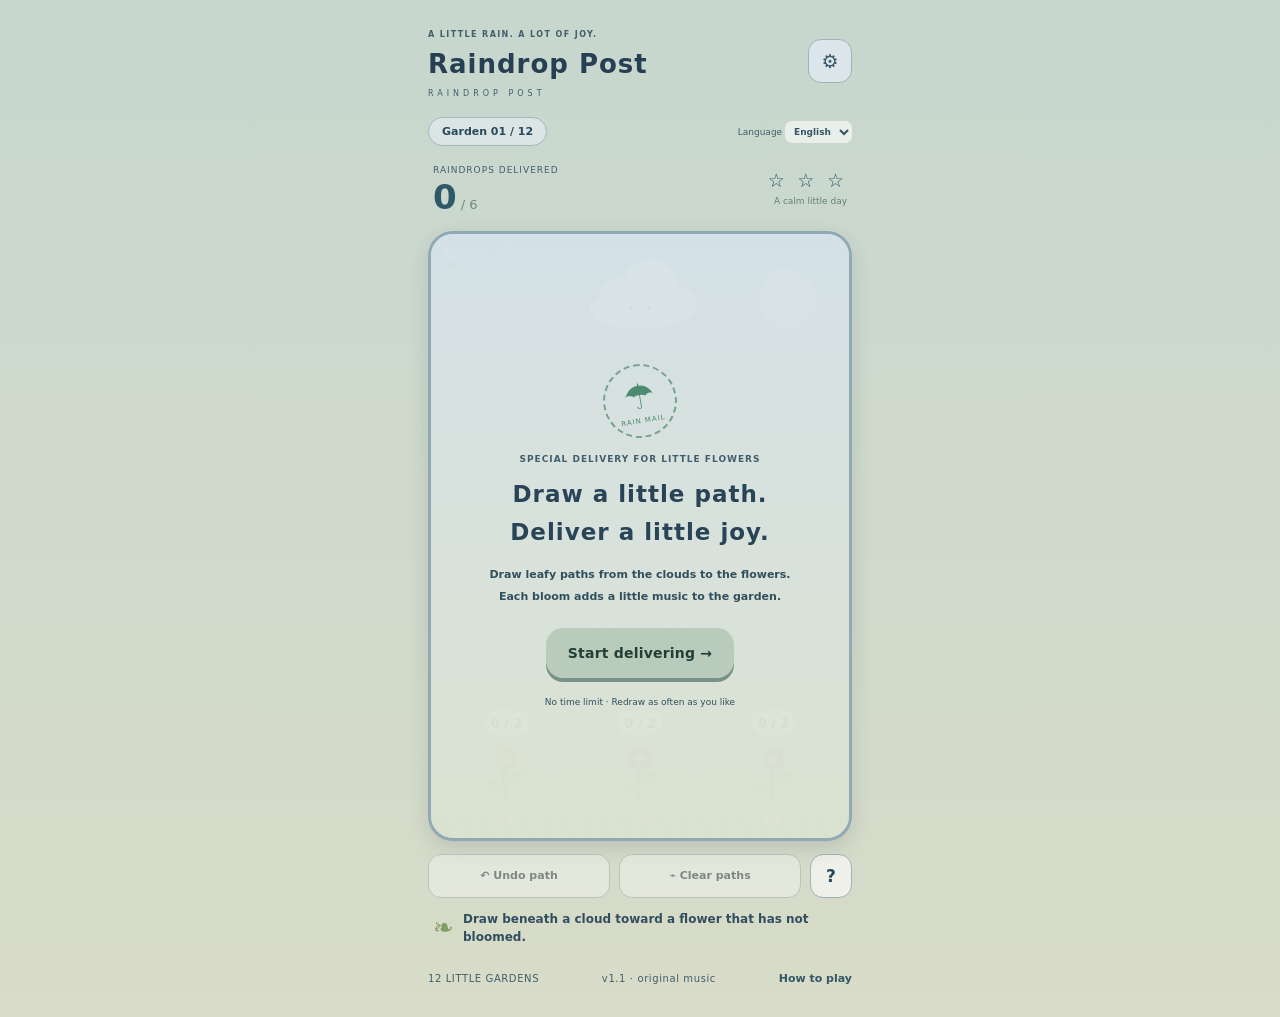
<file: index.html>
<!doctype html><html lang="ja"><meta charset="utf-8"><meta name="viewport" content="width=device-width,initial-scale=1,viewport-fit=cover"><meta name="theme-color" content="#edf6ef"><title>あめつぶ郵便局 · RAINDROP POST</title><link rel="stylesheet" href="style.css?v=sdk1"><link rel="stylesheet" href="quality.css?v=readability1"><body data-quality="1"><div id="startup" role="status"><p id="startupText">記録を読み込んでいます… / Loading your records…</p><button id="retryLoad" hidden>もう一度読み込む / Retry</button></div><main inert><header><div><span class="kicker">A LITTLE RAIN. A LOT OF JOY.</span><h1 data-t="title">あめつぶ郵便局</h1><span class="sub">RAINDROP POST</span></div><button id="settings" class="icon" aria-label="設定 / Settings">⚙</button></header><div class="toolbar"><button id="gardens" class="garden-pill">庭 01 / 12</button><label class="language">Language <select id="language" aria-label="Language"><option value="ja">日本語</option><option value="en">English</option></select></label></div><section class="status"><div><span data-t="delivery">お届けした雨粒</span><strong id="delivery">0<small> / 6</small></strong></div><div class="stamp"><span id="best">✦ ✦ ✦</span><small id="weather">そよ風なし</small></div></section><div class="stage"><canvas id="game" width="720" height="1040" aria-label="雨粒の下に指で道を描き、花へ届けます / Draw paths beneath raindrops to water the flowers"></canvas><div id="intro"><div class="postmark">☂<small>RAIN MAIL</small></div><span class="kicker" data-t="welcomeTag">きょうの配達先は、小さな花たち。</span><h2 data-t="welcome">ひと筆の道で、<br>雨を届けよう。</h2><p data-t="intro">雲の下から花の上へ、葉っぱの道を描こう。<br>花が咲くと、庭に音楽がひとつ増えます。</p><button id="start" class="primary" data-t="start">配達をはじめる →</button><small data-t="relax">時間制限なし · 描き直しは何度でも</small></div><div id="message" role="status"></div><button id="pause" class="pause icon" aria-label="一時停止 / Pause">Ⅱ</button></div><div class="tools"><button id="undo" data-t="undo">↶ ひとつ戻す</button><button id="clear" data-t="clear">⌁ 道を消す</button><button id="help" class="help" aria-label="遊び方 / How to play">?</button></div><div class="hint"><span class="leaf">❧</span><p id="hint" data-t="drawHint">雲の下から、まだ咲いていない花へ道を描いてね。</p></div><footer><span>12 LITTLE GARDENS</span><span>v1.1 · original music</span><button id="guide" data-t="guide">遊び方</button></footer></main><dialog id="dialog"><div id="content"></div><button id="close" class="primary" data-t="continue">つづける</button></dialog><script src="https://www.youtube.com/game_api/v1"></script><script src="host.js?v=sdk1"></script><script src="engine.js?v=sdk1"></script><script src="music.js?v=sdk1"></script><script src="game.js?v=readability1"></script></body></html>
</file>
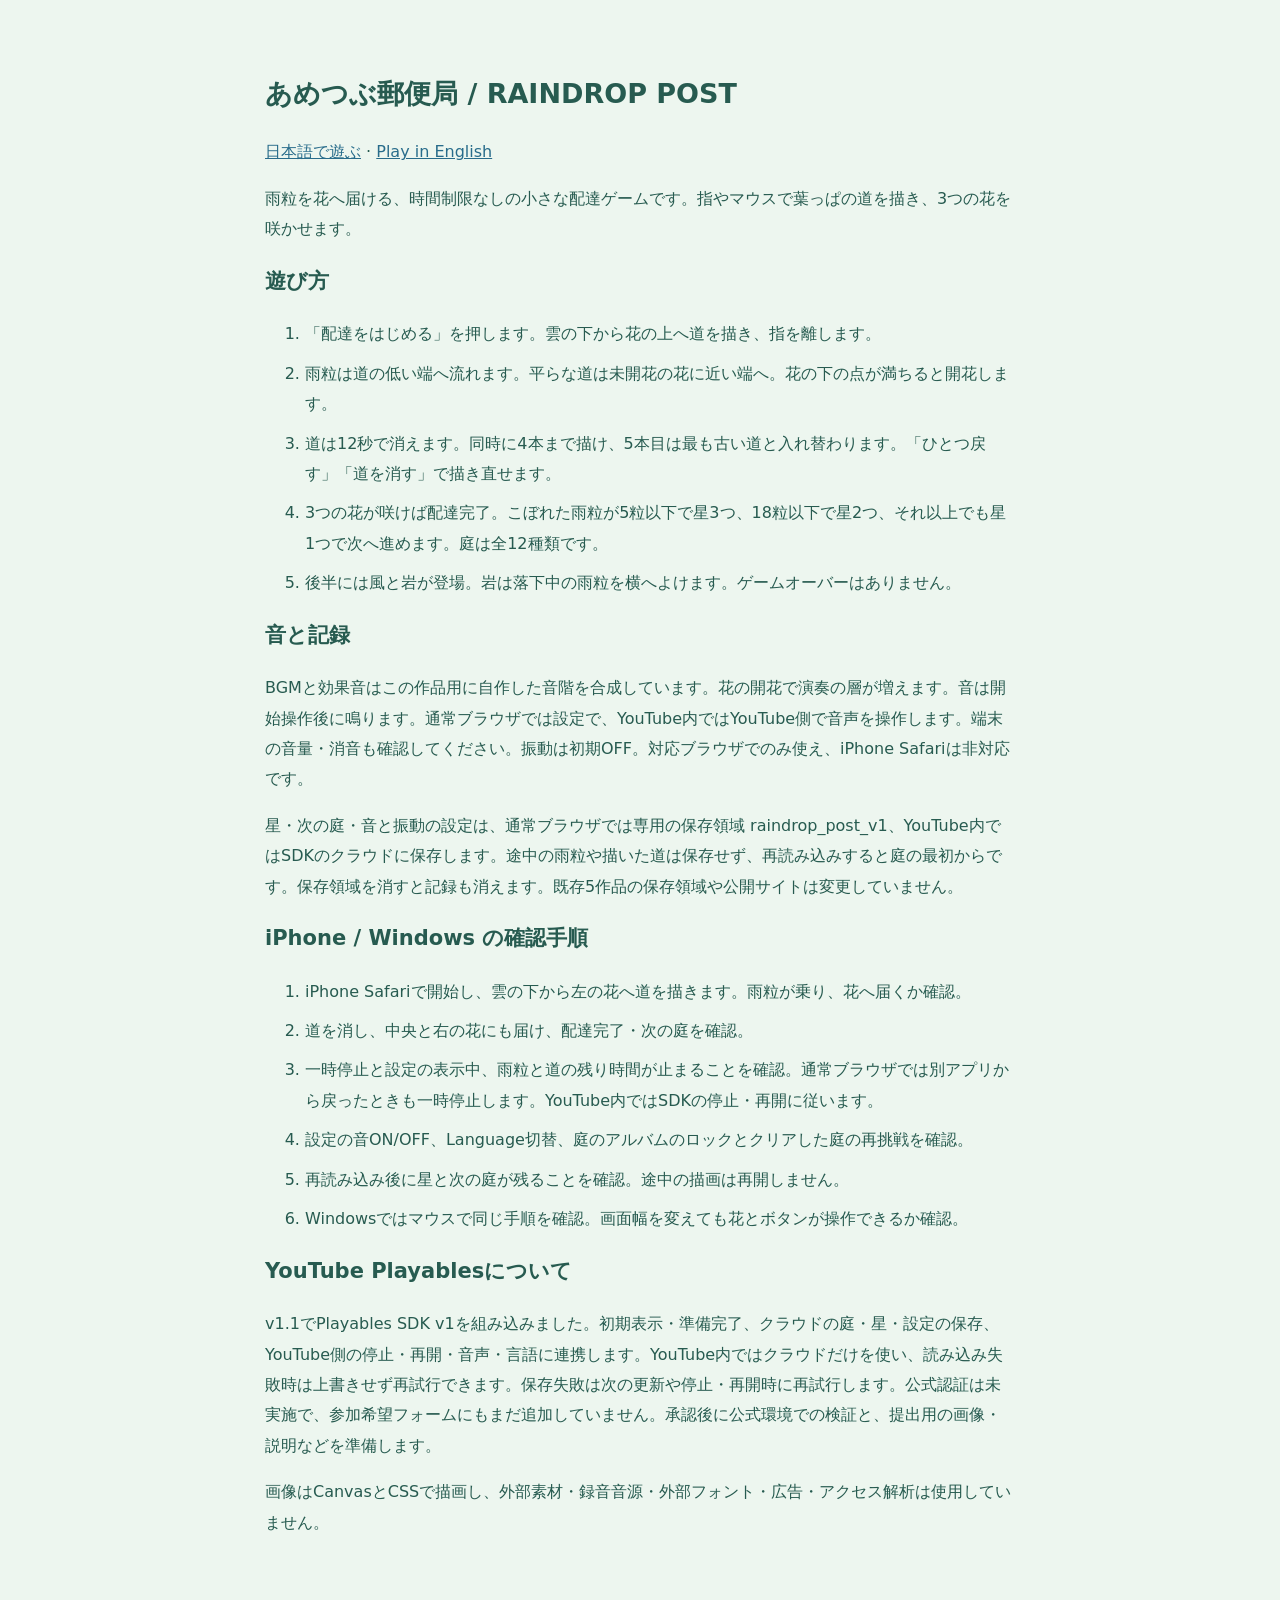
<file: GUIDE.html>
<!doctype html><html lang="ja"><meta charset="utf-8"><meta name="viewport" content="width=device-width,initial-scale=1"><title>あめつぶ郵便局 · 遊び方と確認手順</title><style>body{max-width:750px;margin:30px auto;padding:20px;background:#edf6ef;color:#275b50;font:16px/1.9 system-ui}a{color:#286c8b}h1{font-size:27px}h2{font-size:21px}li{margin-bottom:9px}</style><h1>あめつぶ郵便局 / RAINDROP POST</h1><p><a href="./?lang=ja">日本語で遊ぶ</a> · <a href="./?lang=en">Play in English</a></p><p>雨粒を花へ届ける、時間制限なしの小さな配達ゲームです。指やマウスで葉っぱの道を描き、3つの花を咲かせます。</p><h2>遊び方</h2><ol><li>「配達をはじめる」を押します。雲の下から花の上へ道を描き、指を離します。</li><li>雨粒は道の低い端へ流れます。平らな道は未開花の花に近い端へ。花の下の点が満ちると開花します。</li><li>道は12秒で消えます。同時に4本まで描け、5本目は最も古い道と入れ替わります。「ひとつ戻す」「道を消す」で描き直せます。</li><li>3つの花が咲けば配達完了。こぼれた雨粒が5粒以下で星3つ、18粒以下で星2つ、それ以上でも星1つで次へ進めます。庭は全12種類です。</li><li>後半には風と岩が登場。岩は落下中の雨粒を横へよけます。ゲームオーバーはありません。</li></ol><h2>音と記録</h2><p>BGMと効果音はこの作品用に自作した音階を合成しています。花の開花で演奏の層が増えます。音は開始操作後に鳴ります。通常ブラウザでは設定で、YouTube内ではYouTube側で音声を操作します。端末の音量・消音も確認してください。振動は初期OFF。対応ブラウザでのみ使え、iPhone Safariは非対応です。</p><p>星・次の庭・音と振動の設定は、通常ブラウザでは専用の保存領域 raindrop_post_v1、YouTube内ではSDKのクラウドに保存します。途中の雨粒や描いた道は保存せず、再読み込みすると庭の最初からです。保存領域を消すと記録も消えます。既存5作品の保存領域や公開サイトは変更していません。</p><h2>iPhone / Windows の確認手順</h2><ol><li>iPhone Safariで開始し、雲の下から左の花へ道を描きます。雨粒が乗り、花へ届くか確認。</li><li>道を消し、中央と右の花にも届け、配達完了・次の庭を確認。</li><li>一時停止と設定の表示中、雨粒と道の残り時間が止まることを確認。通常ブラウザでは別アプリから戻ったときも一時停止します。YouTube内ではSDKの停止・再開に従います。</li><li>設定の音ON/OFF、Language切替、庭のアルバムのロックとクリアした庭の再挑戦を確認。</li><li>再読み込み後に星と次の庭が残ることを確認。途中の描画は再開しません。</li><li>Windowsではマウスで同じ手順を確認。画面幅を変えても花とボタンが操作できるか確認。</li></ol><h2>YouTube Playablesについて</h2><p>v1.1でPlayables SDK v1を組み込みました。初期表示・準備完了、クラウドの庭・星・設定の保存、YouTube側の停止・再開・音声・言語に連携します。YouTube内ではクラウドだけを使い、読み込み失敗時は上書きせず再試行できます。保存失敗は次の更新や停止・再開時に再試行します。公式認証は未実施で、参加希望フォームにもまだ追加していません。承認後に公式環境での検証と、提出用の画像・説明などを準備します。</p><p>画像はCanvasとCSSで描画し、外部素材・録音音源・外部フォント・広告・アクセス解析は使用していません。</p></html>
</file>
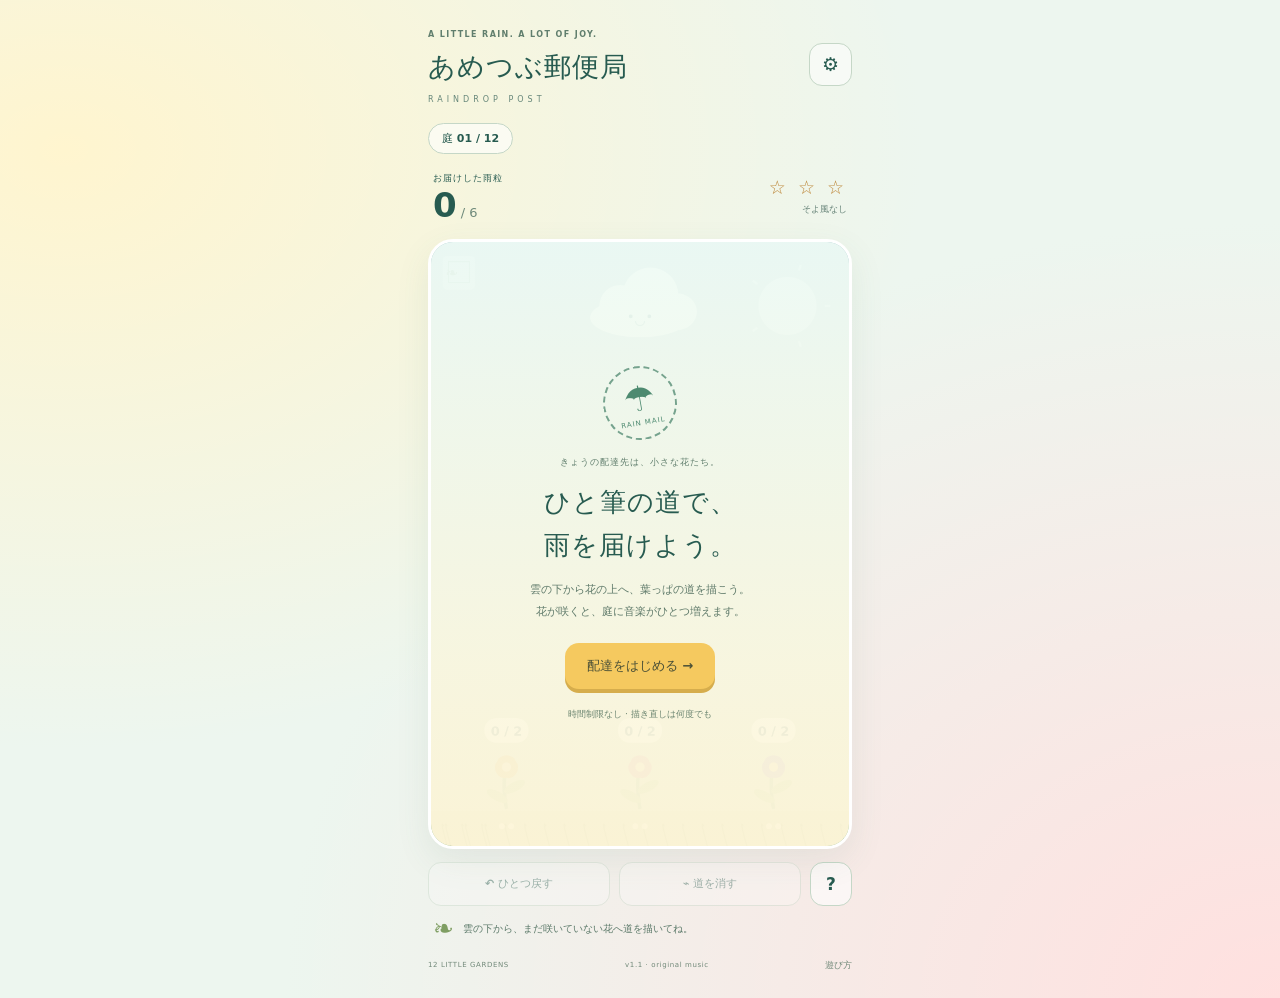
<file: mock-sandbox.html>
<!doctype html><html lang="ja"><meta charset="utf-8"><meta name="viewport" content="width=device-width,initial-scale=1,viewport-fit=cover"><meta name="theme-color" content="#edf6ef"><title>あめつぶ郵便局 · RAINDROP POST</title><link rel="stylesheet" href="style.css?v=sdk1"><body><div id="startup" role="status"><p id="startupText">記録を読み込んでいます… / Loading your records…</p><button id="retryLoad" hidden>もう一度読み込む / Retry</button></div><main inert><header><div><span class="kicker">A LITTLE RAIN. A LOT OF JOY.</span><h1 data-t="title">あめつぶ郵便局</h1><span class="sub">RAINDROP POST</span></div><button id="settings" class="icon" aria-label="設定 / Settings">⚙</button></header><div class="toolbar"><button id="gardens" class="garden-pill">庭 01 / 12</button><label class="language">Language <select id="language" aria-label="Language"><option value="ja">日本語</option><option value="en">English</option></select></label></div><section class="status"><div><span data-t="delivery">お届けした雨粒</span><strong id="delivery">0<small> / 6</small></strong></div><div class="stamp"><span id="best">✦ ✦ ✦</span><small id="weather">そよ風なし</small></div></section><div class="stage"><canvas id="game" width="720" height="1040" aria-label="雨粒の下に指で道を描き、花へ届けます / Draw paths beneath raindrops to water the flowers"></canvas><div id="intro"><div class="postmark">☂<small>RAIN MAIL</small></div><span class="kicker" data-t="welcomeTag">きょうの配達先は、小さな花たち。</span><h2 data-t="welcome">ひと筆の道で、<br>雨を届けよう。</h2><p data-t="intro">雲の下から花の上へ、葉っぱの道を描こう。<br>花が咲くと、庭に音楽がひとつ増えます。</p><button id="start" class="primary" data-t="start">配達をはじめる →</button><small data-t="relax">時間制限なし · 描き直しは何度でも</small></div><div id="message" role="status"></div><button id="pause" class="pause icon" aria-label="一時停止 / Pause">Ⅱ</button></div><div class="tools"><button id="undo" data-t="undo">↶ ひとつ戻す</button><button id="clear" data-t="clear">⌁ 道を消す</button><button id="help" class="help" aria-label="遊び方 / How to play">?</button></div><div class="hint"><span class="leaf">❧</span><p id="hint" data-t="drawHint">雲の下から、まだ咲いていない花へ道を描いてね。</p></div><footer><span>12 LITTLE GARDENS</span><span>v1.1 · original music</span><button id="guide" data-t="guide">遊び方</button></footer></main><dialog id="dialog"><div id="content"></div><button id="close" class="primary" data-t="continue">つづける</button></dialog><script src="mock-sdk.js"></script><script src="host.js?v=sdk1"></script><script src="engine.js?v=sdk1"></script><script src="music.js?v=sdk1"></script><script src="game.js?v=sdk1"></script></body></html>
</file>
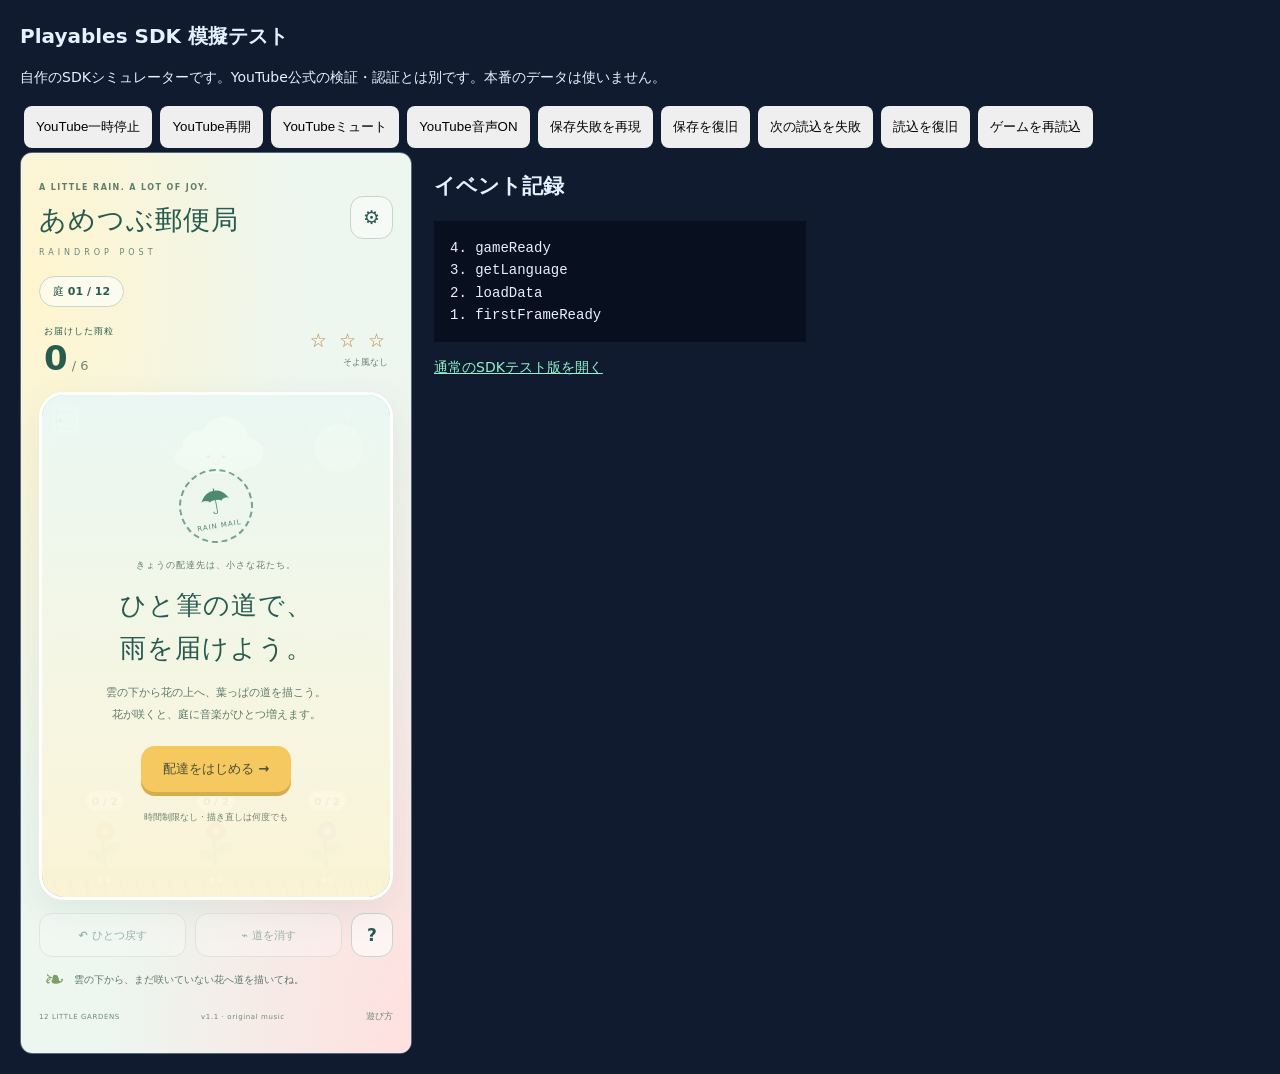
<file: sdk-lab.html>
<!doctype html><html lang="ja"><meta charset="utf-8"><meta name="viewport" content="width=device-width,initial-scale=1"><title>RAINDROP POST · SDK模擬テスト</title><style>body{font:14px/1.6 system-ui;background:#101b30;color:#e6f1ff;margin:20px}h1{font-size:20px}button{padding:12px;margin:4px;border:0;border-radius:8px;cursor:pointer}section{display:flex;flex-wrap:wrap;gap:22px}iframe{width:390px;height:900px;border:1px solid #516982;border-radius:12px}pre{white-space:pre-wrap;max-height:500px;overflow:auto;background:#081020;padding:16px;width:340px}a{color:#91f3cc}</style><h1>Playables SDK 模擬テスト</h1><p>自作のSDKシミュレーターです。YouTube公式の検証・認証とは別です。本番のデータは使いません。</p><div id="controls"><button data-command="pause">YouTube一時停止</button><button data-command="resume">YouTube再開</button><button data-command="mute">YouTubeミュート</button><button data-command="unmute">YouTube音声ON</button><button data-command="fail-save">保存失敗を再現</button><button data-command="restore-save">保存を復旧</button><button data-command="fail-load">次の読込を失敗</button><button data-command="restore-load">読込を復旧</button><button id="reload">ゲームを再読込</button></div><section><iframe id="gameFrame" title="SDK模擬環境のゲーム" src="mock-sandbox.html"></iframe><div><h2>イベント記録</h2><pre id="log"></pre><p><a href="index.html">通常のSDKテスト版を開く</a></p></div></section><script src="lab.js?v=1.1"></script></html>
</file>
<file: style.css>
:root{font-family:ui-rounded,'Hiragino Maru Gothic ProN',system-ui,-apple-system,sans-serif;color:#275b50;background:#edf6ef;font-synthesis:none}*{box-sizing:border-box}body{margin:0;min-height:100svh;background:radial-gradient(ellipse at 5% 15%,#fff5cf,transparent 50%),radial-gradient(ellipse at 100% 100%,#ffe0df,transparent 55%)}main{max-width:460px;margin:auto;padding:22px 18px max(18px,env(safe-area-inset-bottom))}header{display:flex;align-items:center;justify-content:space-between}.kicker{font-size:8px;letter-spacing:1.4px;font-weight:700;color:#607e6d}h1{font-size:27px;letter-spacing:1px;margin:8px 0 2px;font-weight:850}.sub{font-size:8px;letter-spacing:4px;color:#67877a}button,select{font:inherit;color:inherit;touch-action:manipulation;-webkit-tap-highlight-color:transparent}button{cursor:pointer;border:1px solid #c5d7c7;background:#fff8;padding:11px 13px;border-radius:13px;font-weight:700}button:active{transform:translateY(1px)}button:disabled{opacity:.42;cursor:default}button:focus-visible,select:focus-visible{outline:3px solid #dc8d4e;outline-offset:2px}.icon{width:43px;height:43px;padding:5px;font-size:19px}.toolbar{display:flex;justify-content:space-between;align-items:center;margin:17px 0 12px}.garden-pill{padding:7px 13px;font-size:11px;background:#fff9;border-radius:30px}.language{font-size:9px;color:#648176}.language select{border:0;border-radius:7px;background:#fff9;padding:5px}.status{display:flex;align-items:center;justify-content:space-between;margin:5px 5px 13px}.status span{font-size:9px;letter-spacing:1px}.status strong{display:block;font-size:34px;line-height:1.2;font-weight:750}.status strong small{font-size:13px;color:#6f8a7b;font-weight:500}.stamp{text-align:right}.stamp span{color:#be883b;letter-spacing:3px;font-size:19px}.stamp small{display:block;font-size:9px;color:#648176;margin-top:5px}.stage{position:relative;border:3px solid #fff;border-radius:25px;overflow:hidden;box-shadow:0 12px 34px #49766218;background:#dff5f4}canvas{display:block;width:100%;height:auto;aspect-ratio:360/520;touch-action:none;user-select:none;-webkit-user-select:none}#intro{position:absolute;inset:0;display:flex;align-items:center;justify-content:center;flex-direction:column;padding:20px;text-align:center;background:linear-gradient(#eefbf6ed,#fff6d9f0)}.postmark{border:2px dashed #76a38e;border-radius:50%;width:74px;height:74px;display:grid;place-content:center;font-size:35px;transform:rotate(-10deg);margin-bottom:16px;color:#4d8a70}.postmark small{font-size:7px;letter-spacing:1px}.stage .kicker{font-size:9px;letter-spacing:1px}h2{font-size:26px;line-height:1.65;letter-spacing:1px;margin:12px 0;font-weight:850}#intro p{font-size:11px;line-height:2;color:#5f7a6a;margin:0 0 20px}.primary{border:0;background:#f5c95f;color:#4c5137;border-radius:14px;padding:14px 22px;box-shadow:0 4px 0 #d6ad4c;font-size:13px;font-weight:850}#intro>small{font-size:9px;color:#6b8570;margin-top:19px}.pause{position:absolute;right:12px;top:12px;background:#ffffffda;width:33px;height:33px;font-size:13px}#intro:not([hidden])~.pause{display:none}#message{position:absolute;left:22px;right:22px;top:115px;text-align:center;pointer-events:none;font-size:15px;font-weight:800;color:#286250;text-shadow:0 2px 0 white;opacity:0;transition:opacity .15s}.tools{display:flex;gap:9px;margin-top:13px}.tools>button{flex:1;font-size:11px;min-height:42px;background:#fff9}.tools>.help{flex:0 0 42px;font-size:17px}.hint{display:flex;align-items:center;gap:9px;padding:0 5px;min-height:45px}.leaf{font-size:25px;color:#7f9e63}.hint p{font-size:10px;line-height:1.7;color:#5b7969}footer{display:flex;align-items:center;justify-content:space-between;color:#718979;font-size:7px;letter-spacing:.6px}footer button{border:0;background:none;padding:8px 0;font-size:9px}dialog{width:min(390px,92vw);max-height:85svh;overflow:auto;border:3px solid white;border-radius:24px;padding:23px;background:#f8fbef;color:#275b50;box-shadow:0 18px 70px #123b4c55}dialog::backdrop{background:#214b5266;backdrop-filter:blur(5px)}dialog h2{font-size:23px}dialog p{font-size:12px;line-height:1.9}dialog .primary{width:100%;margin-top:14px}.settings-row{display:flex;align-items:center;justify-content:space-between;padding:16px 0;border-bottom:1px solid #cedccc;font-size:13px}.settings-row input{width:22px;height:22px;accent-color:#4a957b}.grid{display:grid;grid-template-columns:repeat(3,1fr);gap:9px;margin:15px 0}.grid button{font-size:13px;padding:15px 5px}.grid button small{display:block;color:#a77a30;font-size:10px;letter-spacing:1px;margin-top:6px}.result-stars{font-size:38px;letter-spacing:9px;color:#d49d37;margin:16px 0}.result-note{font-size:45px;color:#729956}.muted{font-size:10px;color:#6d8575}[hidden]{display:none!important}html[lang=en] h1{font-size:26px}html[lang=en] h2{font-size:23px}@media(max-height:760px){main{padding-top:12px}.toolbar{margin-top:10px;margin-bottom:8px}.status{margin-bottom:8px}.status strong{font-size:28px}.hint{min-height:30px}.hint p{margin:7px 0}.tools{margin-top:10px}.postmark{margin-bottom:8px}h2{font-size:24px}#intro p{margin-bottom:14px}}@media(prefers-reduced-motion:reduce){*{transition:none!important}}

#startup{position:fixed;inset:0;z-index:30;display:grid;place-content:center;text-align:center;padding:24px;background:#edf6ef;color:#275b50;font-size:13px}#retryLoad{margin:15px auto}[hidden]{display:none!important}
</file>
<file: quality.css>
:root{--quality-accent:#4b9167;--quality-sky:#d9f4eb;--quality-warm:#f7edbd}
/* Quality pass: contrast, hierarchy, touch affordances. No new timers or SDK hooks. */
body{background:radial-gradient(ellipse at 90% 0,var(--quality-warm),transparent 60%),linear-gradient(var(--quality-sky),#f4f8fd);color:#2d405a}main{filter:none}header h1,h1{color:#253e5a;text-shadow:0 1px #fff9}header{gap:12px}.eyebrow{color:#5c6980;font-weight:850;letter-spacing:1px}button,select{font-weight:750}button{transition:transform .1s,box-shadow .1s,filter .1s}button:not(:disabled):active{transform:translateY(2px) scale(.98);filter:brightness(.97)}button:focus-visible,select:focus-visible,input:focus-visible{outline:3px solid var(--quality-accent);outline-offset:3px}button:disabled{cursor:default;filter:saturate(.5);opacity:.55}button.primary,.primary,#jump,#drop,#hold,#bite,#walk{min-height:50px;font-size:14px;letter-spacing:.2px;border-radius:17px;box-shadow:0 4px 0 color-mix(in srgb,var(--quality-accent) 75%,#294151);text-shadow:0 1px #0002}#message,#hint,.hint,.instruction,.gesture-note{color:#385970;font-size:12px;line-height:1.55;font-weight:700}#message,#hint{font-variant-numeric:tabular-nums}.utility,.language-row,footer{color:#526b7b}footer{font-size:10px}footer button{min-height:40px;font-size:11px}dialog{border-color:#fff;background:#fffdf1;box-shadow:0 20px 70px #25385842}dialog h2{color:#2f465e}dialog p{color:#476174;line-height:1.75}.next-goal{padding:10px 13px;border:1px solid #d0dfda;border-radius:12px;background:#edf7eb;color:#325c52!important;font-size:13px!important;font-weight:800}.stage,#field,.board-wrap{box-shadow:0 10px 24px #3b657422,0 3px 0 #fff8}.stage,.field{border-color:#fff}.hud small,.scoreboard small,.stat small{color:#516a77;font-size:10px}.hud strong,.scoreboard strong{font-variant-numeric:tabular-nums}.controls button,[data-dir]{min-height:48px}#powerWord,#echoText,#gateText{color:#3a566b;font-weight:850}#power .sweet,#sweet{background:#ffdb5e;border:2px solid #b6811c}#sun{min-width:48px;min-height:48px}input[type=range]{min-height:42px;accent-color:var(--quality-accent)}.cell.can-place:not(.filled)::after{content:'';position:absolute;width:5px;height:5px;border-radius:50%;background:#365f9bb0;left:calc(50% - 2.5px);top:calc(50% - 2.5px);pointer-events:none}.cell{position:relative}.cell.preview{outline:2px solid #fff;outline-offset:-3px;filter:brightness(1.12)}.cell.line-hint{box-shadow:inset 0 0 0 3px #fff3aa,0 0 12px #ffce5a}.piece.selected{outline:3px solid #6077c8;outline-offset:2px}.piece.blocked{opacity:.6}#pace{font-size:10px;background:#244456eb;color:#fff8dc}#toast,#callout{font-weight:950}#welcome p,#coverText,#intro p{color:#3e6272;font-weight:650}#welcome h2,#coverTitle{color:#294b60}#needle{box-shadow:0 0 0 2px #fff,0 1px 5px #26394f66}#fitRange{background:#89d7a3;border:1px solid #367657}.hearts{color:#c65575!important}.hud>div,.scoreboard>div{border-color:#fff;box-shadow:0 3px 0 #7797a214}button.round,button.icon,#settings,#sound,#pause{min-height:44px;min-width:44px}#best,.best{color:#426475;font-weight:850}
@media(max-height:650px) and (orientation:portrait){#message,#hint,.hint,.instruction,.gesture-note{font-size:10px}.eyebrow{font-size:8px}.primary,button.primary,#jump,#drop,#hold,#bite,#walk{min-height:48px;font-size:12px}footer{font-size:8px}footer button{min-height:32px}.hud small,.scoreboard small{font-size:9px}.controls{gap:6px;margin-top:8px}.controls button{min-height:44px}.stage-top #pause{min-height:36px;min-width:36px}#pace{font-size:8px}}
@media(prefers-reduced-motion:reduce){*,*::before,*::after{animation:none!important;transition:none!important;scroll-behavior:auto!important}}

:root{--calm-top:#c7d7ce;--calm-bottom:#d8dcc8}

/* Readability pass: quieter backgrounds, opaque text surfaces and clear controls. */
html{background:#d9e2e7}body{background:linear-gradient(var(--calm-top),var(--calm-bottom));color:#294456}
h1,header h1,#welcome h2,#coverTitle{color:#263f53;text-shadow:none}
.eyebrow,.kicker,.subtitle,.sub,.muted,.language,.language-row,footer,.utility{color:#425e6b}
button,select{color:#294858;background-color:#dce5e9;border-color:#9fb2bd}
button.primary,.primary,#jump,#drop,#hold,#bite,#walk{background:#b9ccbb;color:#233e35;text-shadow:none;box-shadow:0 4px 0 #789385}
.controls button,[data-dir]{background:#c0d3d8;color:#234856;border:1px solid #879faa}
.controls button small{color:#395967}
#message,#hint,.hint,.hint p,.instruction,.gesture-note{color:#314e60;text-shadow:none}
.stage,#field,.board-wrap{border-color:#91a8b5;box-shadow:0 7px 20px #283e5026}
#welcome,#intro{background:linear-gradient(#d6e2e8f0,#dce3d2f5)}
#welcome p,#coverText,#intro p,#welcome>small,#intro>small{color:#314f5d}
.hud>div,.scoreboard>div,.garden-pill{background:#dce5e6;border-color:#a4b7bd}
.hud small,.scoreboard small,.stat small,.numbers span,.status span{color:#435e6d}
.hud strong,.scoreboard strong,.status strong,.numbers strong,#best,.best{color:#2e5968}
.stage-top span,#pace{background:#294957ed;color:#f1f4ed}
.tag{background:#d1c09a;color:#4a4029}
dialog{background:#dfe7e8;border-color:#a0b4bd;color:#294756}
dialog h2,dialog p,.setting,.settings-row{color:#294756}
.next-goal{background:#cbdcc9;border-color:#9eb59b;color:#2c513e!important}
footer button,#language{color:#355665}
#callout,#toast{text-shadow:0 2px 4px #173447,0 0 3px #173447}
#scene:not(canvas),.playfield,.board{border-color:#91a8b5;box-shadow:0 7px 20px #283e5026}
#cover,#overlay{background:linear-gradient(#d6e2e8ef,#dce3d2f5);color:#294858}
#cover p,#overlay p{color:#314f5d}
.pad button{background:#b9cdd5;border-color:#879faa;color:#234856}
.legend{color:#235f75}.legend span+span{color:#80551e}
#gateLabel{color:#f1f4ed}#pause,#settings,#sound,#audio{color:#35576b;background:#dce5e9}#coverNote{color:#3e5965}
</file>
